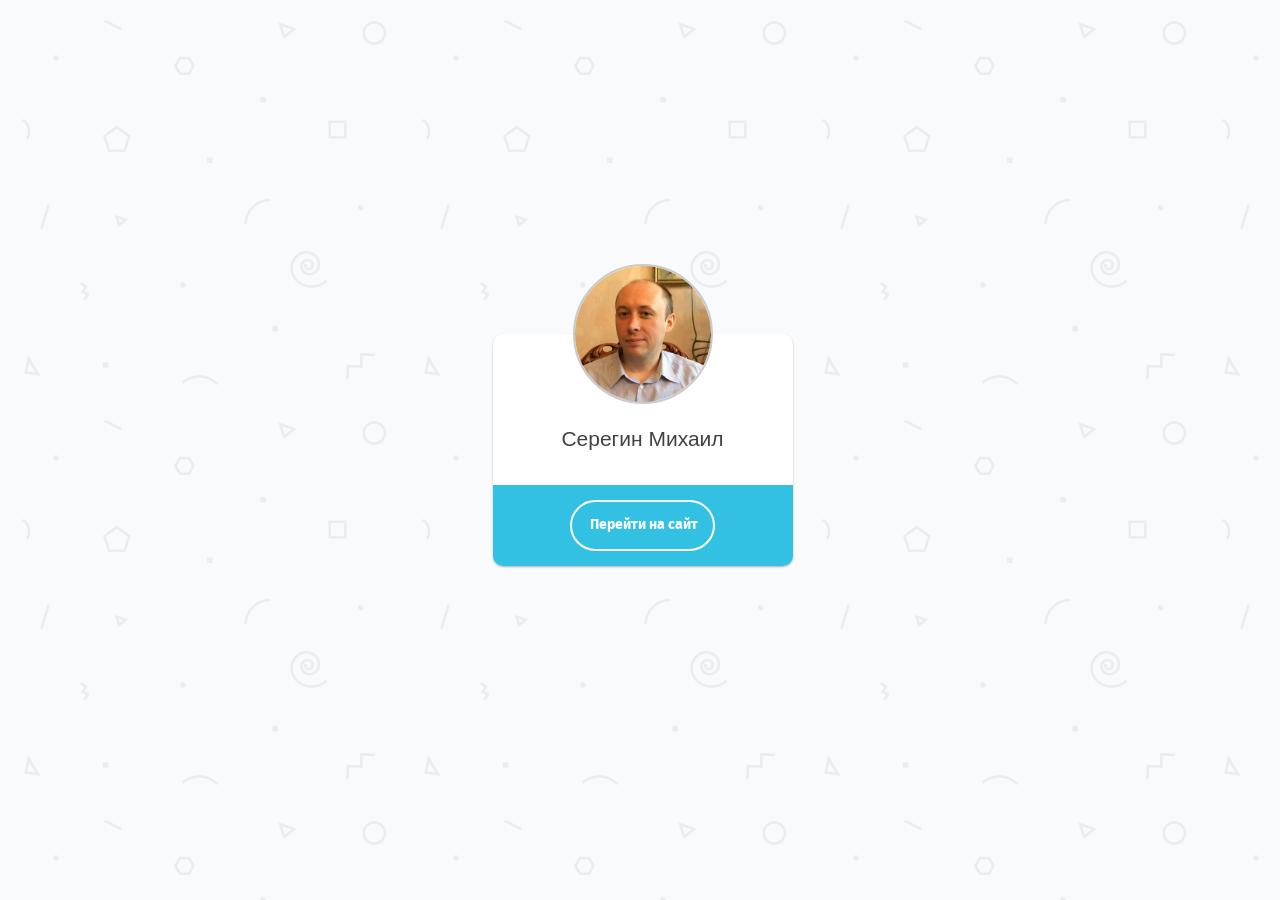
<file: html/index.html>
<!DOCTYPE html>
<html lang="ru-RU">
<head>
    <!--meta-->
    <meta charset="UTF-8">
    <meta http-equiv="x-ua-compatible" content="ie=edge">
    <meta name="viewport" content="width=device-width, initial-scale=1">

    <!--title-->
    <title>Обо мне</title>

    <!--stylesheet-->
    <link rel="stylesheet" href="css/main.css">

    <!--Для старых IE-->
    <!--[if lt IE 9]>
    <p class="chromeframe">Похоже, что ты используешь
        устаревший браузер, друг. Пожалуйста, <a href="http://
browsehappy.com/">скачай новый браузер абсолютно
            бесплатно</a> или <a href="http://www.google.com/
chromeframe/?redirect=true">активируй Google Chrome Frame<a></p>
    <![endif]-->
</head>
<body>

<div class="wrapper wrapper__auth">
    <div id="auth" class="auth animated">
        <div class="auth__top">
            <div class="auth__img">
                <img class="auth-img" width="140" height="140" src="img/content/avatar-max.jpg" alt="Мое фото">
            </div>
            <div class="auth__title">
                Серегин Михаил
            </div>
        </div>
        <div class="auth__bottom">
            <div class="button button_index">
                <a href="about.html" class="button__link button__link_index">
                    <i class="button__icon"></i>
                    <span class="button__title button__title_index">Перейти на сайт</span>
                </a>
            </div>
        </div>
    </div>
</div>
<script src="js/main.js"></script>
</body>
</html>
</file>
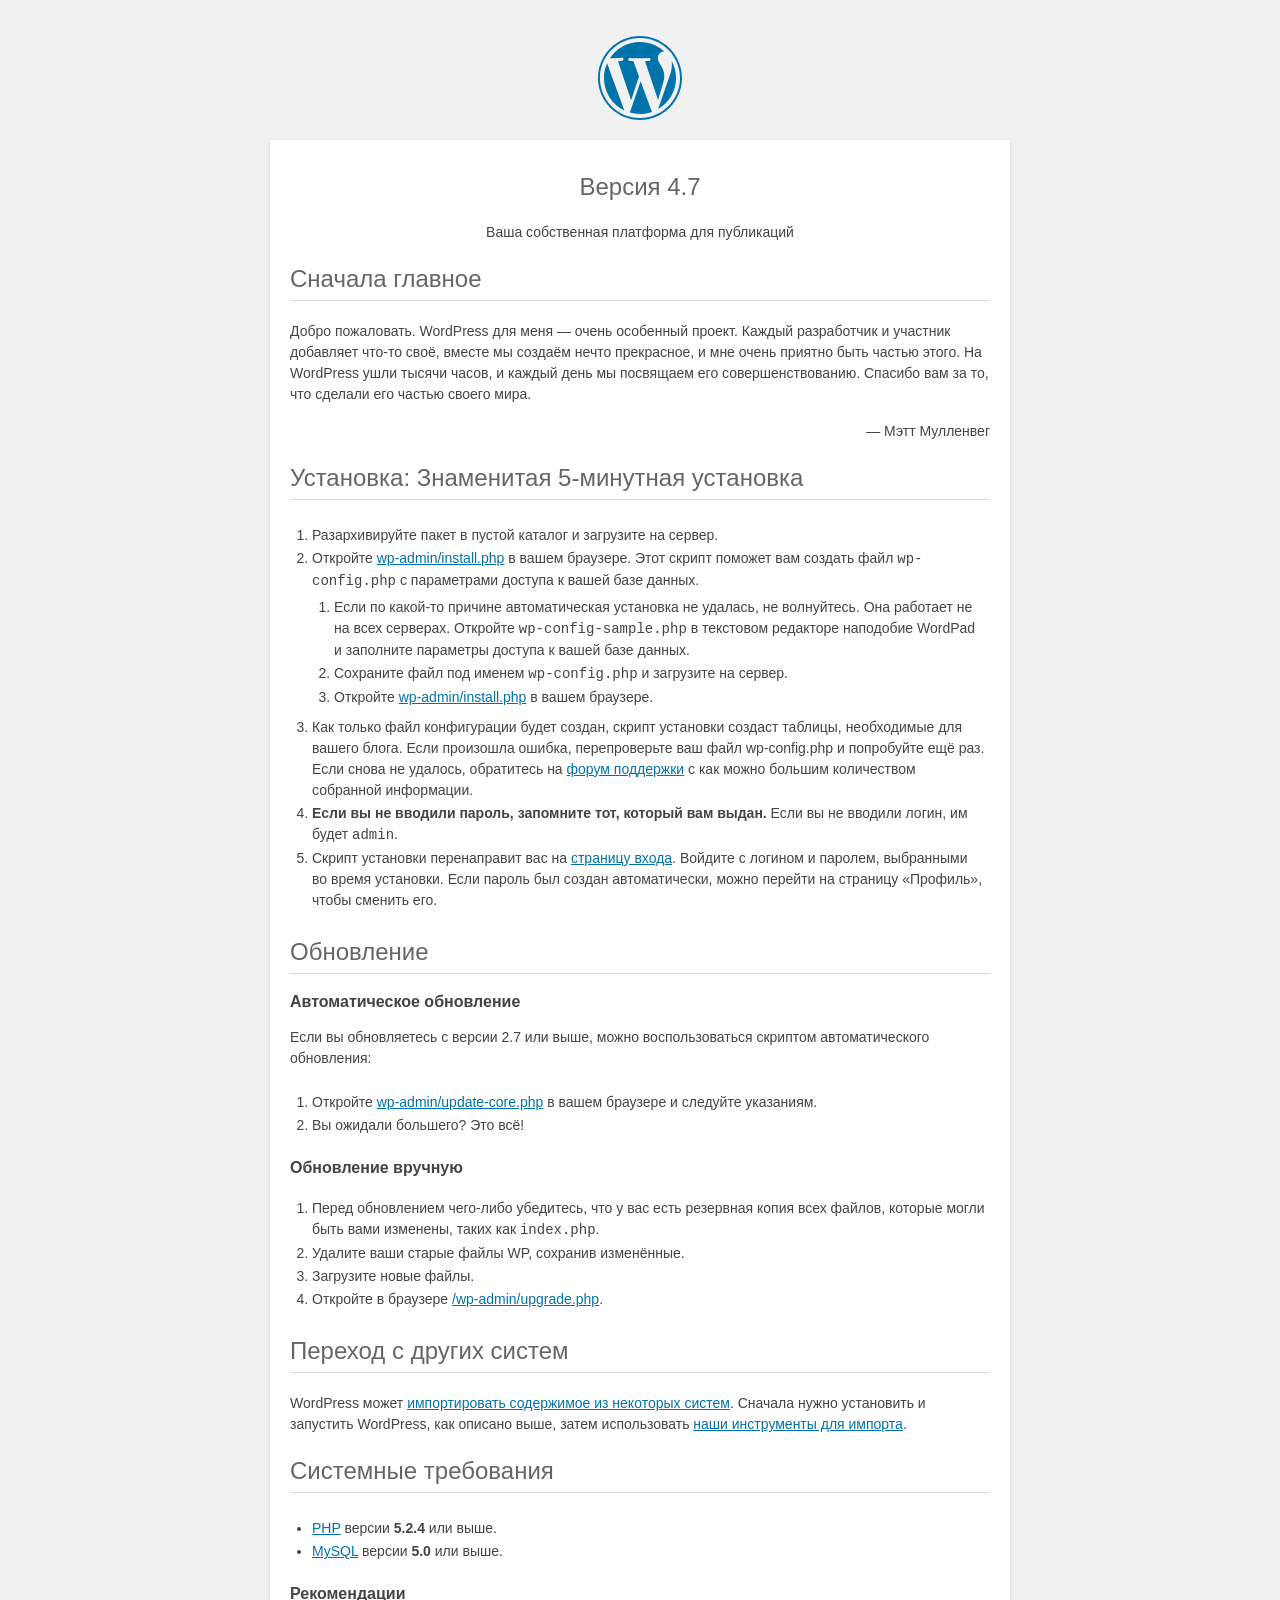
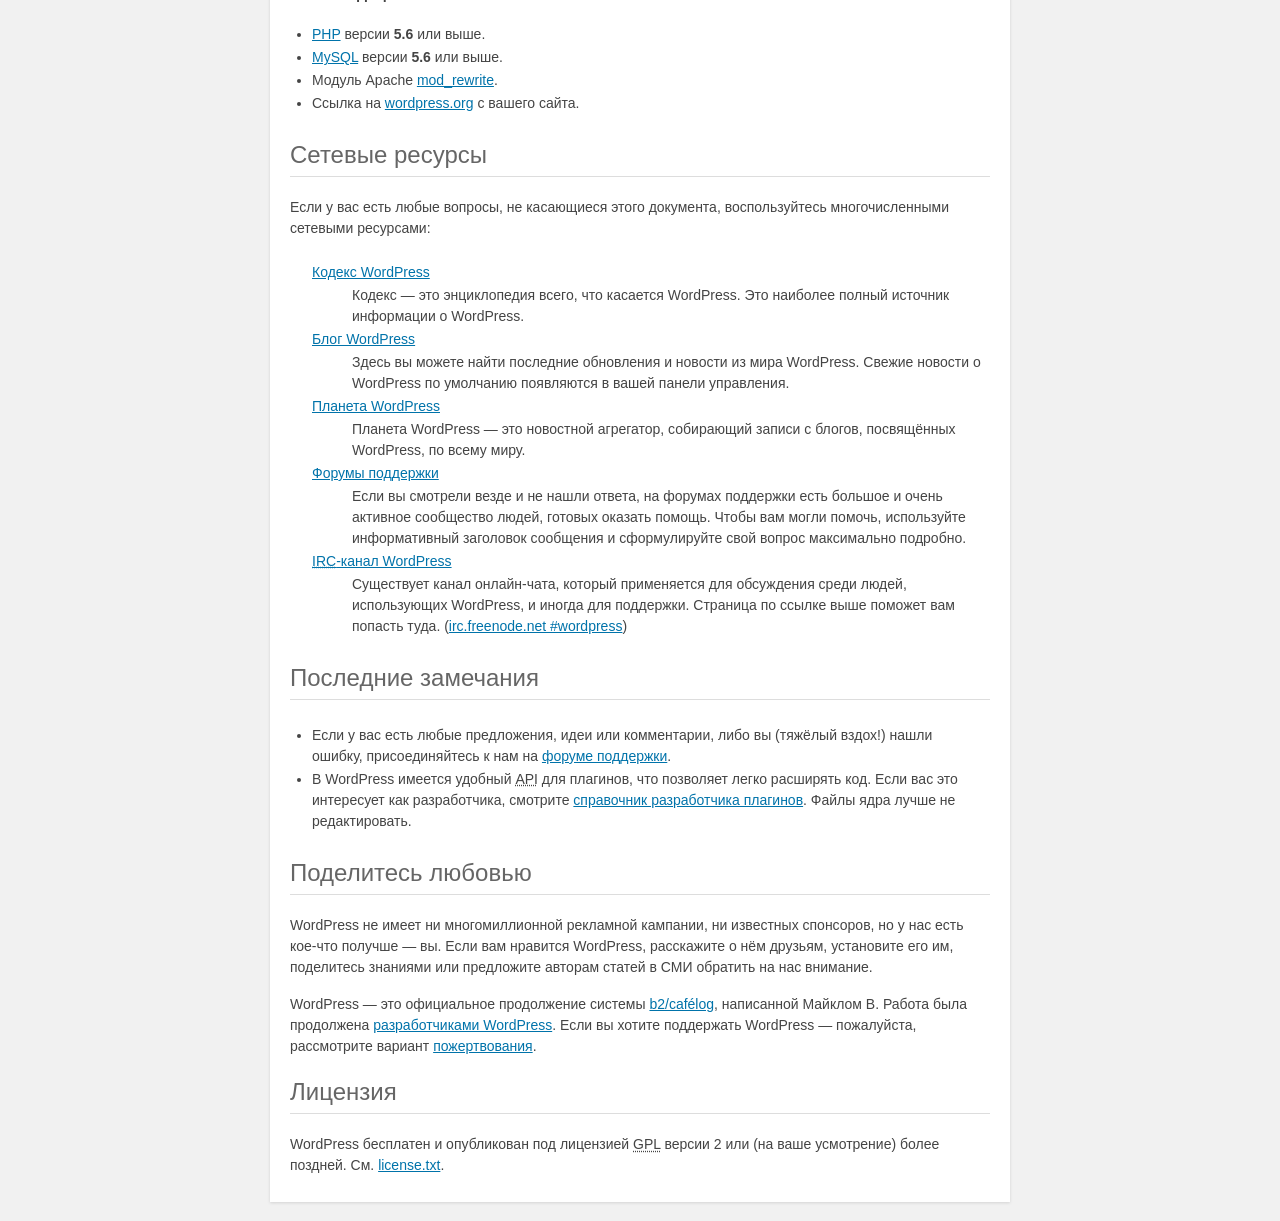
<file: readme.html>
<!DOCTYPE html PUBLIC "-//W3C//DTD XHTML 1.0 Strict//EN" "http://www.w3.org/TR/xhtml1/DTD/xhtml1-strict.dtd">
<html xmlns="http://www.w3.org/1999/xhtml">
<head>
	<meta name="viewport" content="width=device-width" />
	<meta http-equiv="Content-Type" content="text/html; charset=utf-8" />
	<title>WordPress &#8250; ReadMe</title>
	<link rel="stylesheet" href="wp-admin/css/install.css?ver=20100228" type="text/css" />
</head>
<body>
<h1 id="logo">
	<a href="https://wordpress.org/"><img alt="WordPress" src="wp-admin/images/wordpress-logo.png" /></a>
	<br /> Версия 4.7
</h1>
<p style="text-align: center">Ваша собственная платформа для публикаций</p>

<h2>Сначала главное</h2>
<p>Добро пожаловать. WordPress для меня &#8212; очень особенный проект. Каждый разработчик и участник добавляет что-то своё, вместе мы создаём нечто прекрасное, и мне очень приятно быть частью этого. На WordPress ушли тысячи часов, и каждый день мы посвящаем его совершенствованию. Спасибо вам за то, что сделали его частью своего мира.</p>
<p style="text-align: right">&#8212; Мэтт Мулленвег</p>

<h2>Установка: Знаменитая 5-минутная установка</h2>
<ol>
	<li>Разархивируйте пакет в пустой каталог и загрузите на сервер.</li>
	<li>Откройте <span class="file"><a href="wp-admin/install.php">wp-admin/install.php</a></span> в вашем браузере. Этот скрипт поможет вам создать файл <code>wp-config.php</code> с параметрами доступа к вашей базе данных.
		<ol>
			<li>Если по какой-то причине автоматическая установка не удалась, не волнуйтесь. Она работает не на всех серверах. Откройте <code>wp-config-sample.php</code> в текстовом редакторе наподобие WordPad и заполните параметры доступа к вашей базе данных.</li>
			<li>Сохраните файл под именем <code>wp-config.php</code> и загрузите на сервер.</li>
			<li>Откройте <span class="file"><a href="wp-admin/install.php">wp-admin/install.php</a></span> в вашем браузере.</li>
		</ol>
	</li>
	<li>Как только файл конфигурации будет создан, скрипт установки создаст таблицы, необходимые для вашего блога. Если произошла ошибка, перепроверьте ваш файл <span class="file">wp-config.php</span> и попробуйте ещё раз. Если снова не удалось, обратитесь на <a href="https://ru.forums.wordpress.org/">форум поддержки</a> с как можно большим количеством собранной информации.</li>
	<li><strong>Если вы не вводили пароль, запомните тот, который вам выдан.</strong> Если вы не вводили логин, им будет <code>admin</code>.</li>
	<li> Скрипт установки перенаправит вас на <a href="wp-login.php">страницу входа</a>. Войдите с логином и паролем, выбранными во время установки. Если пароль был создан автоматически, можно перейти на страницу &laquo;Профиль&raquo;, чтобы сменить его.</li>
</ol>

<h2>Обновление</h2>
<h3>Автоматическое обновление</h3>
<p>Если вы обновляетесь с версии 2.7 или выше, можно воспользоваться скриптом автоматического обновления:</p>
<ol>
	<li>Откройте <span class="file"><a href="wp-admin/update-core.php">wp-admin/update-core.php</a></span> в вашем браузере и следуйте указаниям.</li>
	<li>Вы ожидали большего? Это всё!</li>
</ol>

<h3>Обновление вручную</h3>
<ol>
	<li>Перед обновлением чего-либо убедитесь, что у вас есть резервная копия всех файлов, которые могли быть вами изменены, таких как <code>index.php</code>.</li>
	<li>Удалите ваши старые файлы WP, сохранив изменённые.</li>
	<li>Загрузите новые файлы.</li>
	<li>Откройте в браузере <span class="file"><a href="wp-admin/upgrade.php">/wp-admin/upgrade.php</a>.</span></li>
</ol>

<h2>Переход с других систем</h2>
<p>WordPress может <a href="https://codex.wordpress.org/Importing_Content">импортировать содержимое из некоторых систем</a>. Сначала нужно установить и запустить WordPress, как описано выше, затем использовать <a href="wp-admin/import.php" title="Импорт в WordPress">наши инструменты для импорта</a>.</p>

<h2>Системные требования</h2>
<ul>
	<li><a href="https://secure.php.net/">PHP</a> версии <strong>5.2.4</strong> или выше.</li>
	<li><a href="https://www.mysql.com/">MySQL</a> версии <strong>5.0</strong> или выше.</li>
</ul>

<h3>Рекомендации</h3>
<ul>
	<li><a href="https://secure.php.net/">PHP</a> версии <strong>5.6</strong> или выше.</li>
	<li><a href="https://www.mysql.com/">MySQL</a> версии <strong>5.6</strong> или выше.</li>
	<li>Модуль Apache <a href="https://httpd.apache.org/docs/2.2/mod/mod_rewrite.html">mod_rewrite</a>.</li>
	<li>Ссылка на <a href="https://wordpress.org/">wordpress.org</a> c вашего сайта.</li>
</ul>

<h2>Сетевые ресурсы</h2>
<p>Если у вас есть любые вопросы, не касающиеся этого документа, воспользуйтесь многочисленными сетевыми ресурсами:</p>
<dl>
	<dt><a href="https://codex.wordpress.org/Заглавная_страница">Кодекс WordPress</a></dt>
		<dd>Кодекс &#8212; это энциклопедия всего, что касается WordPress. Это наиболее полный источник информации о WordPress.</dd>
	<dt><a href="https://wordpress.org/news/">Блог WordPress</a></dt>
		<dd>Здесь вы можете найти последние обновления и новости из мира WordPress. Свежие новости о WordPress по умолчанию появляются в вашей панели управления.</dd>
	<dt><a href="https://planet.wordpress.org/">Планета WordPress </a></dt>
		<dd>Планета WordPress &#8212; это новостной агрегатор, собирающий записи с блогов, посвящённых WordPress, по всему миру.</dd>
	<dt><a href="https://ru.forums.wordpress.org/">Форумы поддержки</a></dt>
		<dd>Если вы смотрели везде и не нашли ответа, на форумах поддержки есть большое и очень активное сообщество людей, готовых оказать помощь. Чтобы вам могли помочь, используйте информативный заголовок сообщения и сформулируйте свой вопрос максимально подробно.</dd>
	<dt><a href="https://codex.wordpress.org/IRC"><abbr title="Internet Relay Chat">IRC</abbr>-канал WordPress</a></dt>
		<dd>Существует канал онлайн-чата, который применяется для обсуждения среди людей, использующих WordPress, и иногда для поддержки. Страница по ссылке выше поможет вам попасть туда. (<a href="irc://irc.freenode.net/wordpress">irc.freenode.net #wordpress</a>)</dd>
</dl>

<h2>Последние замечания</h2>
<ul>
	<li>Если у вас есть любые предложения, идеи или комментарии, либо вы (тяжёлый вздох!) нашли ошибку, присоединяйтесь к нам на <a href="https://ru.forums.wordpress.org/">форуме поддержки</a>.</li>
	<li>В WordPress имеется удобный <abbr title="application programming interface">API</abbr> для плагинов, что позволяет легко расширять код. Если вас это интересует как разработчика, смотрите <a href="https://developer.wordpress.org/plugins/">справочник разработчика плагинов</a>. Файлы ядра лучше не редактировать.</li>
</ul>

<h2>Поделитесь любовью</h2>
<p>WordPress не имеет ни многомиллионной рекламной кампании, ни известных спонсоров, но у нас есть кое-что получше &#8212; вы. Если вам нравится WordPress, расскажите о нём друзьям, установите его им, поделитесь знаниями или предложите авторам статей в СМИ обратить на нас внимание.</p>

<p>WordPress &#8212; это официальное продолжение системы <a href="http://cafelog.com/">b2/caf&#233;log</a>, написанной Майклом В. Работа была продолжена <a href="https://wordpress.org/about/">разработчиками WordPress</a>. Если вы хотите поддержать WordPress &#8212; пожалуйста, рассмотрите вариант <a href="https://wordpress.org/donate/" title="Пожертвования для WordPress">пожертвования</a>.</p>

<h2>Лицензия</h2>
<p>WordPress бесплатен и опубликован под лицензией <abbr title="GNU General Public License">GPL</abbr> версии 2 или (на ваше усмотрение) более поздней. См. <a href="license.txt">license.txt</a>.</p>

</body>
</html>
</file>
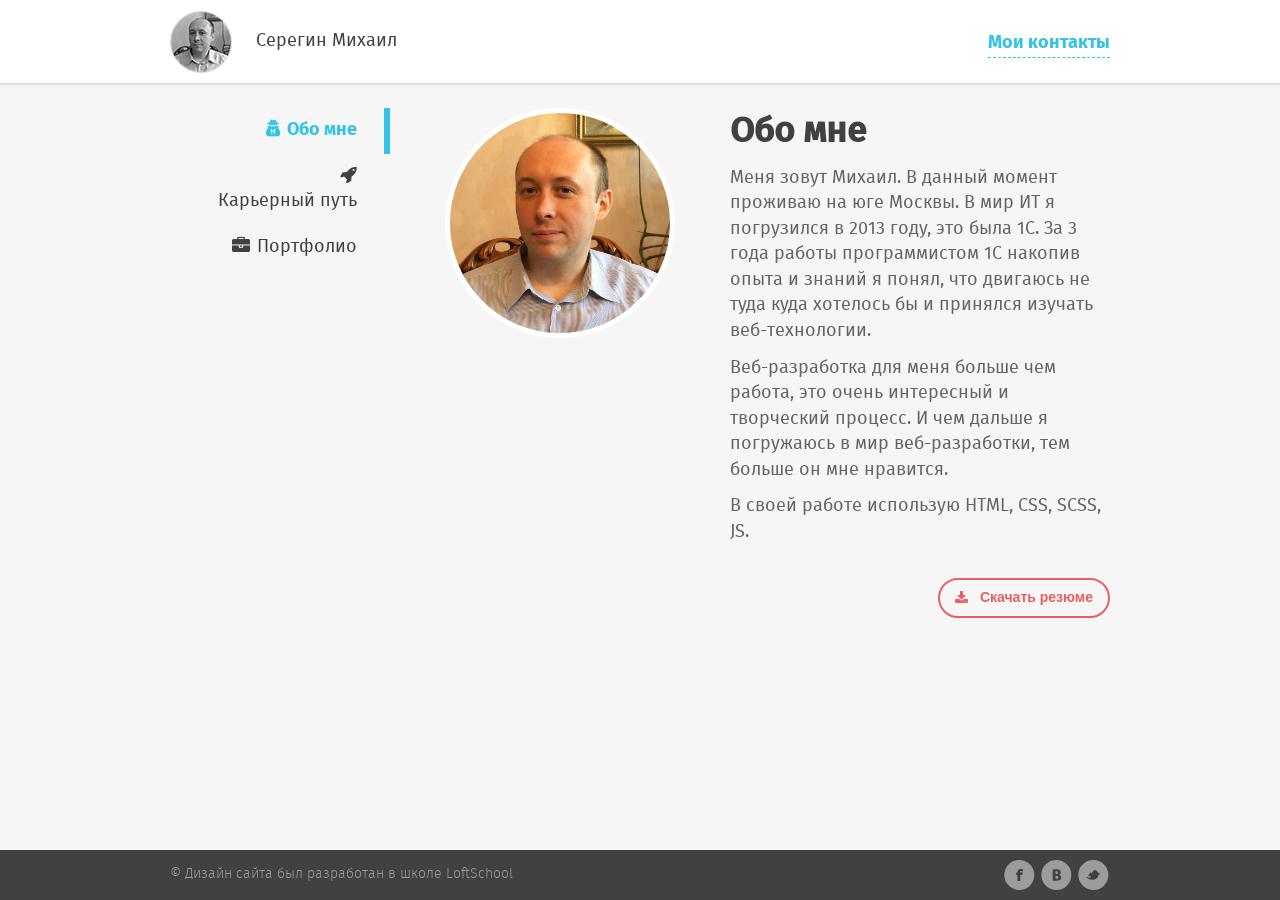
<file: html/about.html>
<!DOCTYPE html>
<html lang="ru-RU">
<head>
    <!--meta-->
    <meta charset="UTF-8">
    <meta http-equiv="x-ua-compatible" content="ie=edge">
    <meta name="viewport" content="width=device-width, initial-scale=1">

    <!--title-->
    <title>Обо мне</title>

    <!--stylesheet-->
    <link rel="stylesheet" href="css/main.css">

    <!--Для старых IE-->
    <!--[if lt IE 9]>
    <p class="chromeframe">Похоже, что ты используешь
        устаревший браузер, друг. Пожалуйста, <a href="http://
browsehappy.com/">скачай новый браузер абсолютно
            бесплатно</a> или <a href="http://www.google.com/
chromeframe/?redirect=true">активируй Google Chrome Frame<a></p>
    <![endif]-->
</head>


<body>
<div class="wrapper">


    <!--header-->
    <header class="header">
        <div class="container clearfix">


            <!--user-->
            <div class="header__left">
                <div class="user header__user">
                    <div class="user__img">
                        <img width="60" height="60" class="avatar-min" src="img/content/avatar-min.jpg"
                             alt="моя аватарка">
                    </div>
                    <div class="user__title">
                        Серегин Михаил
                    </div>
                </div>
            </div>


            <!--contacts-->
            <div class="header__right">
                <div class="contacts header__contacts">
                    <a href="#" class="contacts__link">
                        <div class="contacts__text">Мои контакты</div>
                        <i class="contacts__icon fa fa-phone fa-2x"></i>
                    </a>
                    <div class="contacts__dropdown">
                        <div class="contacts__dropdown-tiangle"></div>
                        <ul class="contacts__list">
                            <li class="contacts__item">
                                <a class="contacts__mail"
                                   href="mailto:79251486565@yandex.ru">
                                    <i class="contacts__dropdown-icon fa fa-envelope"></i>
                                    <div class="contacts__dropdown-text">
                                        79251486565@yandex.ru
                                    </div>
                                </a>
                            </li>
                            <li class="contacts__item">
                                <a class="contacts__phone"
                                   href="tel:+79251486565">
                                    <i class="contacts__dropdown-icon fa fa-phone"></i>
                                    <div class="contacts__dropdown-text">
                                        +7 925 148 65 65
                                    </div>
                                </a>
                            </li>
                            <li class="contacts__item">
                                <a class="contacts__skype"
                                   href="skype:ozimnadius?call">
                                    <i class="contacts__dropdown-icon fa fa-skype"></i>
                                    <div class="contacts__dropdown-text">
                                        ozimnadius
                                    </div>
                                </a>
                            </li>
                        </ul>
                    </div>
                </div>
            </div>


        </div>
    </header>


    <!--main content-->
    <section class="content">
        <div class="container clearfix">


            <!--sidebar-->
            <aside class="sidebar content__sidebar">
                <nav class="menu">
                    <ul class="menu__items">
                        <li class="menu__item">
                            <a class="menu__link menu__link_active" href="about.html">
                                <i class="menu__icon fa fa-user-secret nav__link-icon"></i>
                                <span class="menu__title">Обо мне</span>
                            </a>
                        </li>
                        <li class="menu__item">
                            <a class="menu__link" href="career.html">
                                <i class="menu__icon fa fa-rocket nav__link-icon"></i>
                                <span class="menu__title">Карьерный путь</span>
                            </a>
                        </li>
                        <li class="menu__item">
                            <a class="menu__link" href="portfolio.html">
                                <i class="menu__icon fa fa-briefcase nav__link-icon"></i>
                                <span class="menu__title">Портфолио</span>
                            </a>
                        </li>
                    </ul>
                </nav>
            </aside>


            <!--about-->
            <main class="page-content content__page-content">
                <div class="about">


                    <!--img-->
                    <div class="about__left">
                        <div class="about__img">
                            <img class="avatar-max" src="img/content/avatar-max.jpg" width="220" height="220"
                                 alt="Мое фото">
                        </div>
                    </div>


                    <!--description-->
                    <div class="about__right">
                        <h1 class="title about__title">Обо мне</h1>
                        <div class="desription about__description">
                            <p>Меня зовут Михаил. В данный момент проживаю на юге Москвы. В мир ИТ я погрузился в
                                2013 году, это была 1С. За 3 года работы программистом 1С накопив опыта и знаний
                                я понял, что двигаюсь не туда куда хотелось бы и принялся изучать веб-технологии.
                            </p>
                            <p>
                                Веб-разработка для меня больше чем работа, это очень интересный и творческий
                                процесс. И чем дальше я погружаюсь в мир веб-разработки, тем больше он мне нравится.
                            </p>
                            <p>
                                В своей работе использую HTML, CSS, SCSS, JS.
                            </p>
                        </div>


                        <!--button-->
                        <div class="button about__button">
                            <a href="#" download class="button__link button__link_about">
                                <i class="button__icon fa fa-download"></i>
                                <span class="button__title button__title_about">Скачать резюме</span>
                            </a>
                        </div>


                    </div>


                </div>
            </main>


        </div>
    </section>
</div>


<!--footer-->
<footer class="footer">
    <div class="container clearfix">


        <!--copyright-->
        <div class="footer__left">
            <div class="footer__copyright">
                &copy; Дизайн сайта был разработан в школе LoftSchool
            </div>
        </div>


        <!--socials-->
        <div class="footer__right">
            <div class="socials">
                <ul class="socials__items">
                    <li class="socials__item ">
                        <a href="https://www.facebook.com/seregin.mikle"
                           class="socials__link socials__link_fb" target="_blank">
                            <svg class="socials__icons socials__icons_fb" viewBox="0 0 30.344 30">
                                <use xlink:href="#fb"/>
                            </svg>
                        </a>
                    </li>
                    <li class="socials__item">
                        <a href="https://vk.com/id110042131"
                           class="socials__link socials__link_vk" target="_blank">
                            <svg class="socials__icons socials__icons_vk" viewBox="0 0 30.344 30">
                                <use xlink:href="#vk"/>
                            </svg>
                        </a>
                    </li>
                    <li class="socials__item">
                        <a href="https://twitter.com/SereginMikhail"
                           class="socials__link socials__link_tw" target="_blank">
                            <svg class="socials__icons socials__icons_tw" viewBox="0 0 30.344 30">
                                <use xlink:href="#tw"/>
                            </svg>
                        </a>
                    </li>
                </ul>
            </div>
        </div>


    </div>
</footer>

<!--hidden-svg-->
<svg style="display: none;">
    <g id="tw">
        <path
                d="M717.552,70a15,15,0,1,1-15.171,15A15.087,15.087,0,0,1,717.552,70Zm-6.98,17.04a13.266,13.266,0,0,0,2.625.612A1.491,1.491,0,0,0,714.932,87a0.311,0.311,0,0,0-.084-0.482s-2.942-.324-2.718-0.835c0,0-.014-0.288.392-0.223,0,0,.568-1.031.343-1.162,0,0-.35-0.289-0.07-0.315,0,0,.825.1,1.091,0.17,0,0,.182-0.062.014-0.18a0.9,0.9,0,0,1-.392-0.436s0.1-.223.546-0.039c0,0,.25-0.253.124-0.383,0,0-.378-0.21-0.2-0.38,0,0,.854-1,1.805.58,0,0,.239.3,0.267,0.013,0,0,1.164-3.1,2.691-3.35a0.869,0.869,0,0,0,.588-0.053A0.779,0.779,0,0,1,719.9,79.9a0.229,0.229,0,0,0,.308.079s0.6-.223.421,0.144a2.776,2.776,0,0,1-.787.609c-0.211.012-.168,0.278,0.014,0.3,0,0,2.52.17,2.52,1.926,0,0,.147.417,0.623-0.015a5.333,5.333,0,0,1,.9-0.45s0.2-.118.168,0.158a3.287,3.287,0,0,1-1.051,1.075s-0.322.38,0.14,0.3a2.97,2.97,0,0,0,.66-0.2s0.546-.249.294,0.2a7.216,7.216,0,0,1-1.4.7,0.212,0.212,0,0,0-.168.183s-0.154,4.785-6.571,4.785a7.883,7.883,0,0,1-5.315-2.311S710.25,86.973,710.572,87.039Z"
                transform="translate(-702.375 -70)"/>
    </g>
    <g id="vk">
        <path
                d="M679.1,70a15,15,0,1,1-15.171,15A15.086,15.086,0,0,1,679.1,70Zm2.8,14.671V84.607a2.373,2.373,0,0,0,1.468-2.421A2.739,2.739,0,0,0,681,79.471c-0.3-.044-3.507-0.1-4.766-0.1a0.865,0.865,0,0,0-.936.983V89.7a1.024,1.024,0,0,0,.936.927h3.343c-0.894,0,4.443.265,4.262-3.281A2.774,2.774,0,0,0,681.9,84.67Zm-2.659-.685c-0.477.025-1.088,0.077-1.088,0.077V81.249s0.284-.02.948,0a1.216,1.216,0,0,1,1.4,1.437A1.253,1.253,0,0,1,679.238,83.985Zm0.334,4.764H678.15V85.937s0.864-.014,1.422,0A1.382,1.382,0,0,1,681,87.343,1.346,1.346,0,0,1,679.572,88.749Z"
                transform="translate(-663.938 -70)"/>
    </g>
    <g id="fb">
        <path
                d="M641.171,70A15,15,0,1,1,626,85,15.086,15.086,0,0,1,641.171,70Zm-3.314,14.9h1.272v6.2h2.823v-6.2h1.994l0.542-2.3h-2.653a1.714,1.714,0,0,1,.186-1.316,1.553,1.553,0,0,1,1.033-.325,2.8,2.8,0,0,1,1.333.5l0.572-2.029a8.308,8.308,0,0,0-2.36-.519,4.283,4.283,0,0,0-2,.4,2.278,2.278,0,0,0-1.069,1.17,3.829,3.829,0,0,0-.327,1.814v0.3H637.9Z"
                transform="translate(-626 -70)"/>
    </g>
</svg>
</body>
</html>
</file>
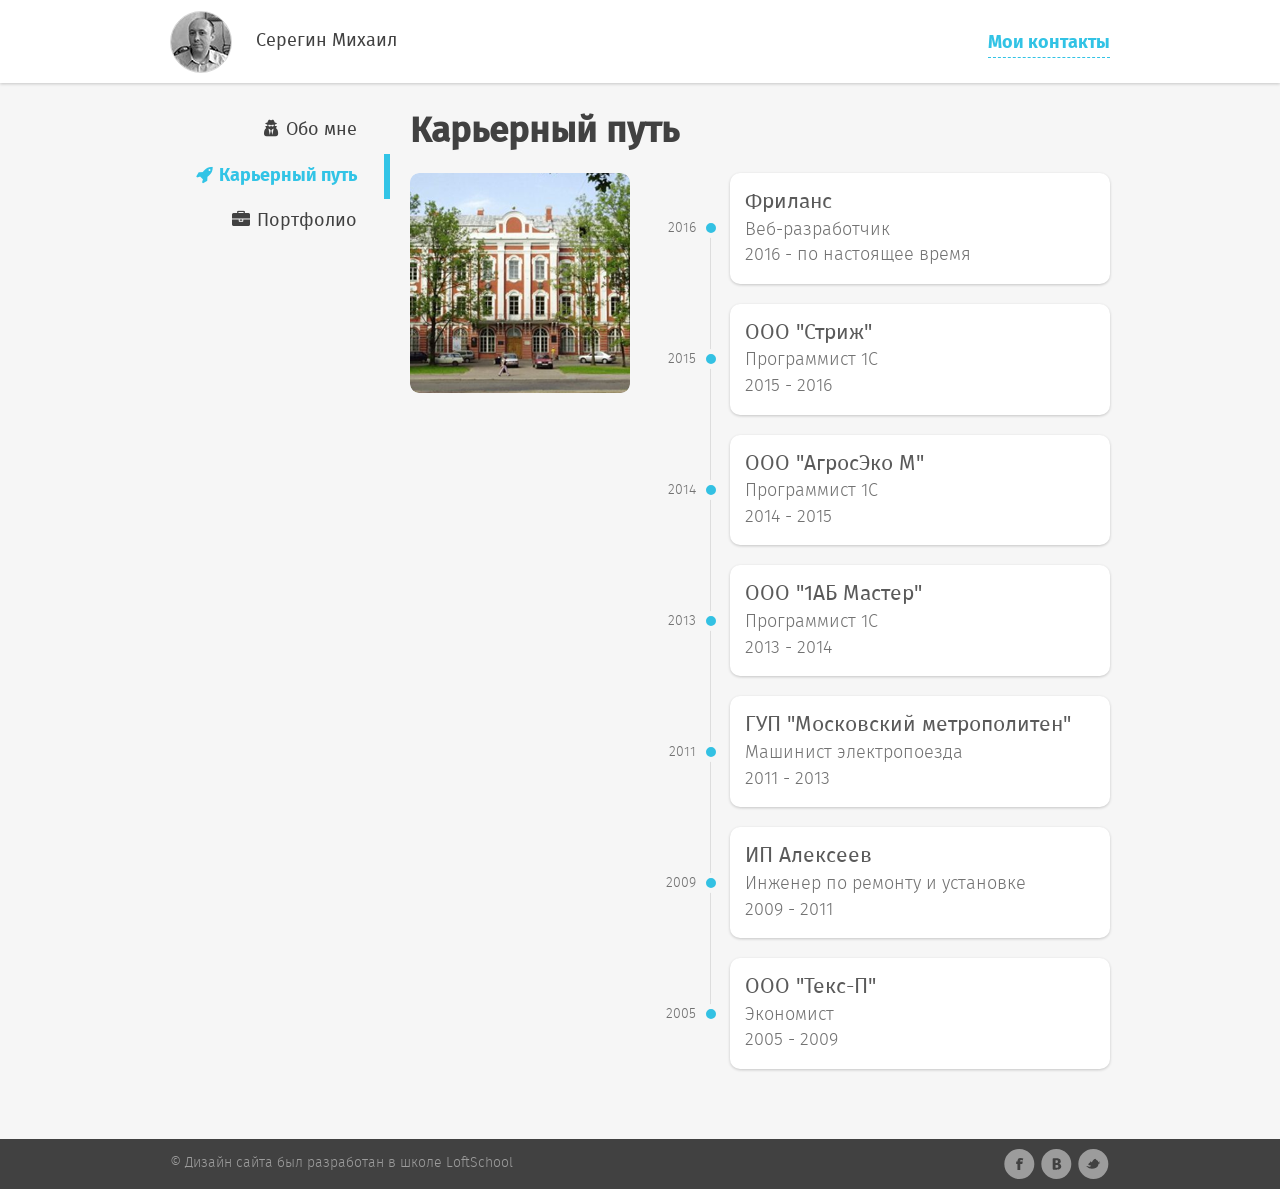
<file: html/career.html>
<!DOCTYPE html>
<html lang="ru-RU">
<head>
    <!--meta-->
    <meta charset="UTF-8">
    <meta http-equiv="x-ua-compatible" content="ie=edge">
    <meta name="viewport" content="width=device-width, initial-scale=1">

    <!--title-->
    <title>Карьера</title>

    <!--stylesheet-->
    <link rel="stylesheet" href="css/main.css">

    <!--Для старых IE-->
    <!--[if lt IE 9]>
    <p class="chromeframe">Похоже, что ты используешь
        устаревший браузер, друг. Пожалуйста, <a href="http://
browsehappy.com/">скачай новый браузер абсолютно
            бесплатно</a> или <a href="http://www.google.com/
chromeframe/?redirect=true">активируй Google Chrome Frame<a></p>
    <![endif]-->
</head>


<body>
<div class="wrapper">


    <!--header-->
    <header class="header">
        <div class="container clearfix">


            <!--user-->
            <div class="header__left">
                <div class="user header__user">
                    <div class="user__img">
                        <img width="63" height="63" class="avatar-min" src="img/content/avatar-min.jpg"
                             alt="моя аватарка">
                    </div>
                    <div class="user__title">
                        Серегин Михаил
                    </div>
                </div>
            </div>


            <!--contacts-->
            <div class="header__right">
                <div class="contacts header__contacts">
                    <a href="#" class="contacts__link">
                        <div class="contacts__text">Мои контакты</div>
                        <i class="contacts__icon fa fa-phone fa-2x"></i>
                    </a>
                    <div class="contacts__dropdown">
                        <div class="contacts__dropdown-tiangle"></div>
                        <ul class="contacts__list">
                            <li class="contacts__item">
                                <a class="contacts__mail"
                                   href="mailto:79251486565@yandex.ru">
                                    <i class="contacts__dropdown-icon fa fa-envelope"></i>
                                    <div class="contacts__dropdown-text">
                                        79251486565@yandex.ru
                                    </div>
                                </a>
                            </li>
                            <li class="contacts__item">
                                <a class="contacts__phone"
                                   href="tel:+79251486565">
                                    <i class="contacts__dropdown-icon fa fa-phone"></i>
                                    <div class="contacts__dropdown-text">
                                        +7 925 148 65 65
                                    </div>
                                </a>
                            </li>
                            <li class="contacts__item">
                                <a class="contacts__skype"
                                   href="skype:ozimnadius?call">
                                    <i class="contacts__dropdown-icon fa fa-skype"></i>
                                    <div class="contacts__dropdown-text">
                                        ozimnadius
                                    </div>
                                </a>
                            </li>
                        </ul>
                    </div>
                </div>
            </div>


        </div>
    </header>


    <!--main content-->
    <section class="content">
        <div class="container clearfix">


            <!--sidebar-->
            <aside class="sidebar content__sidebar">
                <nav class="menu">
                    <ul class="menu__items">
                        <li class="menu__item">
                            <a class="menu__link" href="about.html">
                                <i class="menu__icon fa fa-user-secret nav__link-icon"></i>
                                <span class="menu__title">Обо мне</span>
                            </a>
                        </li>
                        <li class="menu__item">
                            <a class="menu__link menu__link_active" href="career.html">
                                <i class="menu__icon fa fa-rocket nav__link-icon"></i>
                                <span class="menu__title">Карьерный путь</span>
                            </a>
                        </li>
                        <li class="menu__item">
                            <a class="menu__link" href="portfolio.html">
                                <i class="menu__icon fa fa-briefcase nav__link-icon"></i>
                                <span class="menu__title">Портфолио</span>
                            </a>
                        </li>
                    </ul>
                </nav>
            </aside>


            <!--career-->
            <main class="page-content content__page-content">
                <div class="career">


                    <!--career-top-->
                    <div class="career__top">
                        <h1 class="title career__title">Карьерный путь</h1>
                    </div>

                    <!--img-->
                    <div class="career__left">
                        <div class="career__img">
                            <img class="career-foto" src="img/content/career-foto.png" width="220" height="220"
                                 alt="фото">
                        </div>
                    </div>

                    <!--description-->
                    <div class="career__right">
                        <ul class="career__list">
                            <li class="career__item">
                                <div class="career__block">
                                    <div class="career__job">Фриланс</div>
                                    <div class="career__profession">Веб-разработчик</div>
                                    <div class="career__period">2016 - по настоящее время</div>
                                    <div class="career__date">2016</div>
                                </div>
                            </li>
                            <li class="career__item">
                                <a class="career__link" href="http://strizh-logistic.ru/" target="_blank">
                                    <div class="career__block">
                                        <div class="career__job">ООО "Стриж"</div>
                                        <div class="career__profession">Программист 1С</div>
                                        <div class="career__period">2015 - 2016</div>
                                        <div class="career__date">2015</div>
                                    </div>
                                </a>
                            </li>
                            <li class="career__item">
                                <div class="career__block">
                                    <div class="career__job">ООО "АгросЭко М"</div>
                                    <div class="career__profession">Программист 1С</div>
                                    <div class="career__period">2014 - 2015</div>
                                    <div class="career__date">2014</div>
                                </div>
                            </li>
                            <li class="career__item">
                                <a class="career__link" href="https://www.1ab.ru/" target="_blank">
                                    <div class="career__block">
                                        <div class="career__job">ООО "1АБ Мастер"</div>
                                        <div class="career__profession">Программист 1С</div>
                                        <div class="career__period">2013 - 2014</div>
                                        <div class="career__date">2013</div>
                                    </div>
                                </a>
                            </li>
                            <li class="career__item">
                                <a class="career__link" href="http://mosmetro.ru/" target="_blank">
                                    <div class="career__block">
                                        <div class="career__job">ГУП "Московский метрополитен"</div>
                                        <div class="career__profession">Машинист электропоезда</div>
                                        <div class="career__period">2011 - 2013</div>
                                        <div class="career__date">2011</div>
                                    </div>
                                </a>
                            </li>
                            <li class="career__item">
                                <a class="career__link" href="http://resetters.com/" target="_blank">
                                    <div class="career__block">
                                        <div class="career__job">ИП Алексеев</div>
                                        <div class="career__profession">Инженер по ремонту и установке</div>
                                        <div class="career__period">2009 - 2011</div>
                                        <div class="career__date">2009</div>
                                    </div>
                                </a>
                            </li>
                            <li class="career__item">
                                <a class="career__link" href="http://skteks.ru/" target="_blank">
                                    <div class="career__block">
                                        <div class="career__job">ООО "Текс-П"</div>
                                        <div class="career__profession">Экономист</div>
                                        <div class="career__period">2005 - 2009</div>
                                        <div class="career__date">2005</div>
                                    </div>
                                </a>
                            </li>
                        </ul>
                    </div>


                </div>
            </main>


        </div>
    </section>
</div>


<!--footer-->
<footer class="footer">
    <div class="container clearfix footer__container">

        <!--copyright-->
        <div class="footer__left">
            <div class="footer__copyright">
                &copy; Дизайн сайта был разработан в школе LoftSchool
            </div>
        </div>


        <!--socials-->
        <div class="footer__right">
            <div class="socials">
                <ul class="socials__items">
                    <li class="socials__item ">
                        <a href="https://www.facebook.com/seregin.mikle"
                           class="socials__link socials__link_fb" target="_blank">
                            <svg class="socials__icons socials__icons_fb" viewBox="0 0 30.344 30">
                                <use xlink:href="#fb"/>
                            </svg>
                        </a>
                    </li>
                    <li class="socials__item">
                        <a href="https://vk.com/id110042131"
                           class="socials__link socials__link_vk" target="_blank">
                            <svg class="socials__icons socials__icons_vk" viewBox="0 0 30.344 30">
                                <use xlink:href="#vk"/>
                            </svg>
                        </a>
                    </li>
                    <li class="socials__item">
                        <a href="https://twitter.com/SereginMikhail"
                           class="socials__link socials__link_tw" target="_blank">
                            <svg class="socials__icons socials__icons_tw" viewBox="0 0 30.344 30">
                                <use xlink:href="#tw"/>
                            </svg>
                        </a>
                    </li>
                </ul>
            </div>
        </div>


    </div>
</footer>

<!--hidden-svg-->
<svg style="display: none;">
    <g id="tw">
        <path
                d="M717.552,70a15,15,0,1,1-15.171,15A15.087,15.087,0,0,1,717.552,70Zm-6.98,17.04a13.266,13.266,0,0,0,2.625.612A1.491,1.491,0,0,0,714.932,87a0.311,0.311,0,0,0-.084-0.482s-2.942-.324-2.718-0.835c0,0-.014-0.288.392-0.223,0,0,.568-1.031.343-1.162,0,0-.35-0.289-0.07-0.315,0,0,.825.1,1.091,0.17,0,0,.182-0.062.014-0.18a0.9,0.9,0,0,1-.392-0.436s0.1-.223.546-0.039c0,0,.25-0.253.124-0.383,0,0-.378-0.21-0.2-0.38,0,0,.854-1,1.805.58,0,0,.239.3,0.267,0.013,0,0,1.164-3.1,2.691-3.35a0.869,0.869,0,0,0,.588-0.053A0.779,0.779,0,0,1,719.9,79.9a0.229,0.229,0,0,0,.308.079s0.6-.223.421,0.144a2.776,2.776,0,0,1-.787.609c-0.211.012-.168,0.278,0.014,0.3,0,0,2.52.17,2.52,1.926,0,0,.147.417,0.623-0.015a5.333,5.333,0,0,1,.9-0.45s0.2-.118.168,0.158a3.287,3.287,0,0,1-1.051,1.075s-0.322.38,0.14,0.3a2.97,2.97,0,0,0,.66-0.2s0.546-.249.294,0.2a7.216,7.216,0,0,1-1.4.7,0.212,0.212,0,0,0-.168.183s-0.154,4.785-6.571,4.785a7.883,7.883,0,0,1-5.315-2.311S710.25,86.973,710.572,87.039Z"
                transform="translate(-702.375 -70)"/>
    </g>
    <g id="vk">
        <path
                d="M679.1,70a15,15,0,1,1-15.171,15A15.086,15.086,0,0,1,679.1,70Zm2.8,14.671V84.607a2.373,2.373,0,0,0,1.468-2.421A2.739,2.739,0,0,0,681,79.471c-0.3-.044-3.507-0.1-4.766-0.1a0.865,0.865,0,0,0-.936.983V89.7a1.024,1.024,0,0,0,.936.927h3.343c-0.894,0,4.443.265,4.262-3.281A2.774,2.774,0,0,0,681.9,84.67Zm-2.659-.685c-0.477.025-1.088,0.077-1.088,0.077V81.249s0.284-.02.948,0a1.216,1.216,0,0,1,1.4,1.437A1.253,1.253,0,0,1,679.238,83.985Zm0.334,4.764H678.15V85.937s0.864-.014,1.422,0A1.382,1.382,0,0,1,681,87.343,1.346,1.346,0,0,1,679.572,88.749Z"
                transform="translate(-663.938 -70)"/>
    </g>
    <g id="fb">
        <path
                d="M641.171,70A15,15,0,1,1,626,85,15.086,15.086,0,0,1,641.171,70Zm-3.314,14.9h1.272v6.2h2.823v-6.2h1.994l0.542-2.3h-2.653a1.714,1.714,0,0,1,.186-1.316,1.553,1.553,0,0,1,1.033-.325,2.8,2.8,0,0,1,1.333.5l0.572-2.029a8.308,8.308,0,0,0-2.36-.519,4.283,4.283,0,0,0-2,.4,2.278,2.278,0,0,0-1.069,1.17,3.829,3.829,0,0,0-.327,1.814v0.3H637.9Z"
                transform="translate(-626 -70)"/>
    </g>
</svg>
</body>
</html>
</file>
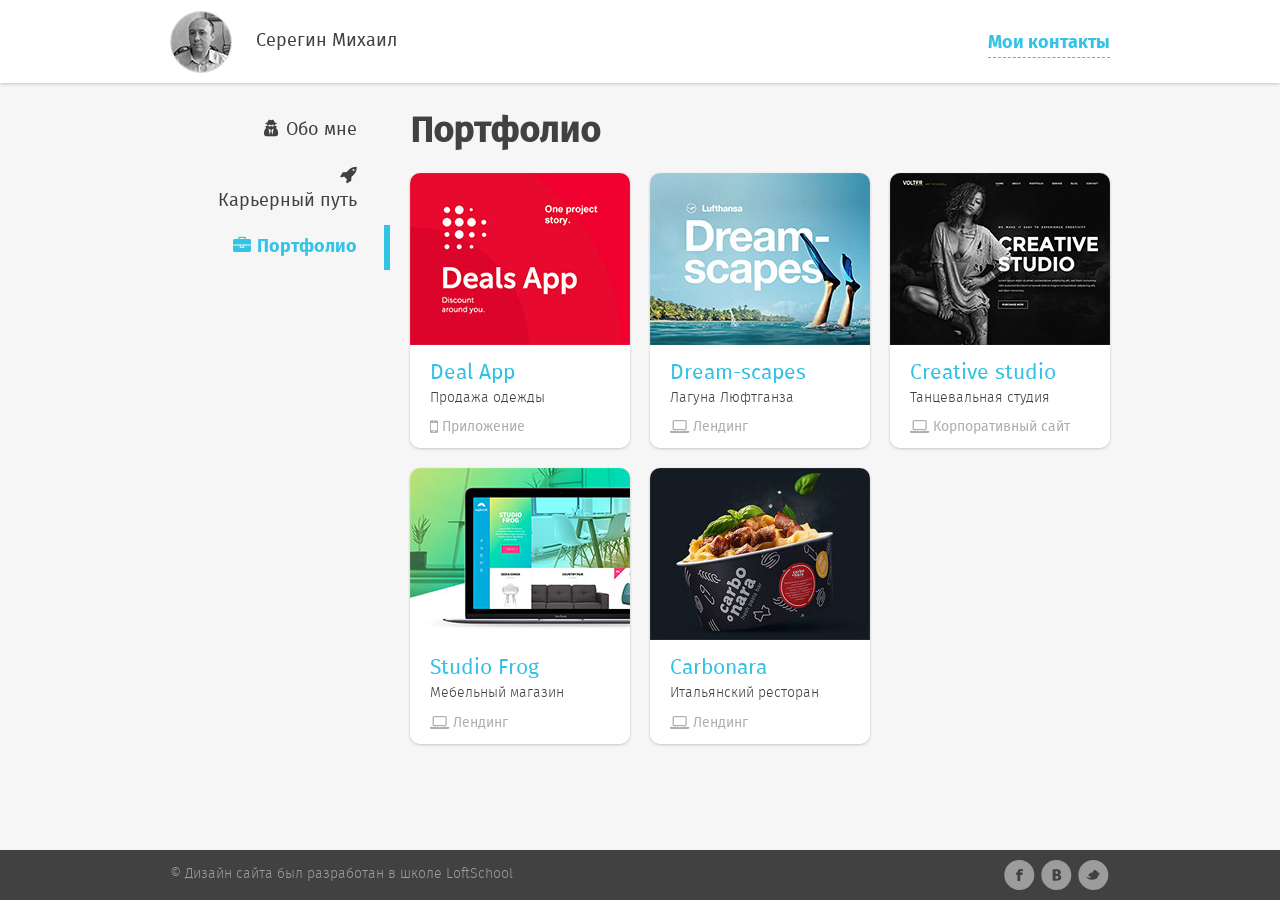
<file: html/portfolio.html>
<!DOCTYPE html>
<html lang="ru-RU">
<head>
    <!--meta-->
    <meta charset="UTF-8">
    <meta http-equiv="x-ua-compatible" content="ie=edge">
    <meta name="viewport" content="width=device-width, initial-scale=1">

    <!--title-->
    <title>Портфолио</title>

    <!--stylesheet-->
    <link rel="stylesheet" href="css/main.css">

    <!--Для старых IE-->
    <!--[if lt IE 9]>
    <p class="chromeframe">Похоже, что ты используешь
        устаревший браузер, друг. Пожалуйста, <a href="http://
browsehappy.com/">скачай новый браузер абсолютно
            бесплатно</a> или <a href="http://www.google.com/
chromeframe/?redirect=true">активируй Google Chrome Frame<a></p>
    <![endif]-->
</head>


<body>
<div class="wrapper">


    <!--header-->
    <header class="header">
        <div class="container clearfix">


            <!--user-->
            <div class="header__left">
                <div class="user header__user">
                    <div class="user__img">
                        <img width="60" height="60" class="avatar-min" src="img/content/avatar-min.jpg"
                             alt="моя аватарка">
                    </div>
                    <div class="user__title">
                        Серегин Михаил
                    </div>
                </div>
            </div>


            <!--contacts-->
            <div class="header__right">
                <div class="contacts header__contacts">
                    <a href="#" class="contacts__link">
                        <div class="contacts__text">Мои контакты</div>
                        <i class="contacts__icon fa fa-phone fa-2x"></i>
                    </a>
                    <div class="contacts__dropdown">
                        <div class="contacts__dropdown-tiangle"></div>
                        <ul class="contacts__list">
                            <li class="contacts__item">
                                <a class="contacts__mail"
                                   href="mailto:79251486565@yandex.ru">
                                    <i class="contacts__dropdown-icon fa fa-envelope"></i>
                                    <div class="contacts__dropdown-text">
                                        79251486565@yandex.ru
                                    </div>
                                </a>
                            </li>
                            <li class="contacts__item">
                                <a class="contacts__phone"
                                   href="tel:+79251486565">
                                    <i class="contacts__dropdown-icon fa fa-phone"></i>
                                    <div class="contacts__dropdown-text">
                                        +7 925 148 65 65
                                    </div>
                                </a>
                            </li>
                            <li class="contacts__item">
                                <a class="contacts__skype"
                                   href="skype:ozimnadius?call">
                                    <i class="contacts__dropdown-icon fa fa-skype"></i>
                                    <div class="contacts__dropdown-text">
                                        ozimnadius
                                    </div>
                                </a>
                            </li>
                        </ul>
                    </div>
                </div>
            </div>


        </div>
    </header>


    <!--main content-->
    <section class="content">
        <div class="container clearfix">


            <!--sidebar-->
            <aside class="sidebar content__sidebar">
                <nav class="menu">
                    <ul class="menu__items">
                        <li class="menu__item">
                            <a class="menu__link" href="about.html">
                                <i class="menu__icon fa fa-user-secret nav__link-icon"></i>
                                <span class="menu__title">Обо мне</span>
                            </a>
                        </li>
                        <li class="menu__item">
                            <a class="menu__link" href="career.html">
                                <i class="menu__icon fa fa-rocket nav__link-icon"></i>
                                <span class="menu__title">Карьерный путь</span>
                            </a>
                        </li>
                        <li class="menu__item">
                            <a class="menu__link menu__link_active" href="portfolio.html">
                                <i class="menu__icon fa fa-briefcase nav__link-icon"></i>
                                <span class="menu__title">Портфолио</span>
                            </a>
                        </li>
                    </ul>
                </nav>
            </aside>


            <!--portfolio-->
            <main class="page-content content__page-content">
                <div class="portfolio">


                    <!--potfolio-title-->
                    <h1 class="title portfolio__title">Портфолио</h1>


                    <!--portfolio-list-->
                    <ul class="portfolio__list">
                        <li class="portfolio__item">
                            <a href="#" class="portfolio__link">
                                <div class="portfolio__img">
                                    <img class="portfolio-img" src="img/content/app.jpg" alt="">
                                </div>
                                <div class="portfolio__desc">
                                    <div class="portfolio__item-title">
                                        Deal App
                                    </div>
                                    <div class="portfolio__item-desc">
                                        Продажа одежды
                                    </div>
                                    <div class="portfolio__type">
                                        <i class="portfolio__type-icon fa fa-mobile-phone"></i>
                                        <div class="portfolio__type-desc">Приложение</div>
                                    </div>
                                </div>
                            </a>
                        </li>
                        <li class="portfolio__item">
                            <a href="#" class="portfolio__link ">
                                <div class="portfolio__img">
                                    <img class="portfolio-img" src="img/content/scapes.jpg" alt="">
                                </div>
                                <div class="portfolio__desc">
                                    <div class="portfolio__item-title">
                                        Dream-scapes
                                    </div>
                                    <div class="portfolio__item-desc">
                                        Лагуна Люфтганза
                                    </div>
                                    <div class="potfolio__type">
                                        <i class="portfolio__type-icon fa fa-laptop"></i>
                                        <div class="portfolio__type-desc">Лендинг</div>
                                    </div>
                                </div>
                            </a>
                        </li>
                        <li class="portfolio__item">
                            <a href="#" class="portfolio__link">
                                <div class="portfolio__img">
                                    <img class="portfolio-img" src="img/content/studio.jpg" alt="">
                                </div>
                                <div class="portfolio__desc">
                                    <div class="portfolio__item-title">
                                        Creative studio
                                    </div>
                                    <div class="portfolio__item-desc">
                                        Танцевальная студия
                                    </div>
                                    <div class="portfolio__type">
                                        <i class="portfolio__type-icon fa fa-laptop"></i>
                                        <div class="portfolio__type-desc">Корпоративный сайт</div>
                                    </div>
                                </div>
                            </a>
                        </li>
                        <li class="portfolio__item">
                            <a href="#" class="portfolio__link">
                                <div class="portfolio__img">
                                    <img class="portfolio-img" src="img/content/frog.jpg" alt="">
                                </div>
                                <div class="portfolio__desc">
                                    <div class="portfolio__item-title">
                                        Studio Frog
                                    </div>
                                    <div class="portfolio__item-desc">
                                        Мебельный магазин
                                    </div>
                                    <div class="portfolio__type">
                                        <i class="portfolio__type-icon fa fa-laptop"></i>
                                        <div class="portfolio__type-desc">Лендинг</div>
                                    </div>
                                </div>
                            </a>
                        </li>
                        <li class="portfolio__item">
                            <a href="#" class="portfolio__link">
                                <div class="portfolio__img">
                                    <img class="portfolio-img" src="img/content/carbonara.jpg" alt="">
                                </div>
                                <div class="portfolio__desc">
                                    <div class="portfolio__item-title">
                                        Carbonara
                                    </div>
                                    <div class="portfolio__item-desc">
                                        Итальянский ресторан
                                    </div>
                                    <div class="portfolio__type">
                                        <i class="portfolio__type-icon fa fa-laptop"></i>
                                        <div class="portfolio__type-desc">Лендинг</div>
                                    </div>
                                </div>
                            </a>
                        </li>
                    </ul>
                </div>
            </main>


        </div>
    </section>
</div>


<!--footer-->
<footer class="footer">
    <div class="container clearfix">

        <!--copyright-->
        <div class="footer__left">
            <div class="footer__copyright">
                &copy; Дизайн сайта был разработан в школе LoftSchool
            </div>
        </div>


        <!--socials-->
        <div class="footer__right">
            <div class="socials">
                <ul class="socials__items">
                    <li class="socials__item ">
                        <a href="https://www.facebook.com/seregin.mikle"
                           class="socials__link socials__link_fb" target="_blank">
                            <svg class="socials__icons socials__icons_fb" viewBox="0 0 30.344 30">
                                <use xlink:href="#fb"/>
                            </svg>
                        </a>
                    </li>
                    <li class="socials__item">
                        <a href="https://vk.com/id110042131"
                           class="socials__link socials__link_vk" target="_blank">
                            <svg class="socials__icons socials__icons_vk" viewBox="0 0 30.344 30">
                                <use xlink:href="#vk"/>
                            </svg>
                        </a>
                    </li>
                    <li class="socials__item">
                        <a href="https://twitter.com/SereginMikhail"
                           class="socials__link socials__link_tw" target="_blank">
                            <svg class="socials__icons socials__icons_tw" viewBox="0 0 30.344 30">
                                <use xlink:href="#tw"/>
                            </svg>
                        </a>
                    </li>
                </ul>
            </div>
        </div>


    </div>
</footer>

<!--hidden-svg-->
<svg style="display: none;">
    <g id="tw">
        <path
                d="M717.552,70a15,15,0,1,1-15.171,15A15.087,15.087,0,0,1,717.552,70Zm-6.98,17.04a13.266,13.266,0,0,0,2.625.612A1.491,1.491,0,0,0,714.932,87a0.311,0.311,0,0,0-.084-0.482s-2.942-.324-2.718-0.835c0,0-.014-0.288.392-0.223,0,0,.568-1.031.343-1.162,0,0-.35-0.289-0.07-0.315,0,0,.825.1,1.091,0.17,0,0,.182-0.062.014-0.18a0.9,0.9,0,0,1-.392-0.436s0.1-.223.546-0.039c0,0,.25-0.253.124-0.383,0,0-.378-0.21-0.2-0.38,0,0,.854-1,1.805.58,0,0,.239.3,0.267,0.013,0,0,1.164-3.1,2.691-3.35a0.869,0.869,0,0,0,.588-0.053A0.779,0.779,0,0,1,719.9,79.9a0.229,0.229,0,0,0,.308.079s0.6-.223.421,0.144a2.776,2.776,0,0,1-.787.609c-0.211.012-.168,0.278,0.014,0.3,0,0,2.52.17,2.52,1.926,0,0,.147.417,0.623-0.015a5.333,5.333,0,0,1,.9-0.45s0.2-.118.168,0.158a3.287,3.287,0,0,1-1.051,1.075s-0.322.38,0.14,0.3a2.97,2.97,0,0,0,.66-0.2s0.546-.249.294,0.2a7.216,7.216,0,0,1-1.4.7,0.212,0.212,0,0,0-.168.183s-0.154,4.785-6.571,4.785a7.883,7.883,0,0,1-5.315-2.311S710.25,86.973,710.572,87.039Z"
                transform="translate(-702.375 -70)"/>
    </g>
    <g id="vk">
        <path
                d="M679.1,70a15,15,0,1,1-15.171,15A15.086,15.086,0,0,1,679.1,70Zm2.8,14.671V84.607a2.373,2.373,0,0,0,1.468-2.421A2.739,2.739,0,0,0,681,79.471c-0.3-.044-3.507-0.1-4.766-0.1a0.865,0.865,0,0,0-.936.983V89.7a1.024,1.024,0,0,0,.936.927h3.343c-0.894,0,4.443.265,4.262-3.281A2.774,2.774,0,0,0,681.9,84.67Zm-2.659-.685c-0.477.025-1.088,0.077-1.088,0.077V81.249s0.284-.02.948,0a1.216,1.216,0,0,1,1.4,1.437A1.253,1.253,0,0,1,679.238,83.985Zm0.334,4.764H678.15V85.937s0.864-.014,1.422,0A1.382,1.382,0,0,1,681,87.343,1.346,1.346,0,0,1,679.572,88.749Z"
                transform="translate(-663.938 -70)"/>
    </g>
    <g id="fb">
        <path
                d="M641.171,70A15,15,0,1,1,626,85,15.086,15.086,0,0,1,641.171,70Zm-3.314,14.9h1.272v6.2h2.823v-6.2h1.994l0.542-2.3h-2.653a1.714,1.714,0,0,1,.186-1.316,1.553,1.553,0,0,1,1.033-.325,2.8,2.8,0,0,1,1.333.5l0.572-2.029a8.308,8.308,0,0,0-2.36-.519,4.283,4.283,0,0,0-2,.4,2.278,2.278,0,0,0-1.069,1.17,3.829,3.829,0,0,0-.327,1.814v0.3H637.9Z"
                transform="translate(-626 -70)"/>
    </g>
</svg>
</body>
</html>
</file>
<file: wp-admin/css/install.css>
html {
	background: #f1f1f1;
	margin: 0 20px;
}

body {
	background: #fff;
	color: #444;
	font-family: -apple-system, BlinkMacSystemFont, "Segoe UI", Roboto, Oxygen-Sans, Ubuntu, Cantarell, "Helvetica Neue", sans-serif;
	margin: 140px auto 25px;
	padding: 20px 20px 10px 20px;
	max-width: 700px;
	-webkit-font-smoothing: subpixel-antialiased;
	-webkit-box-shadow: 0 1px 3px rgba(0,0,0,0.13);
	box-shadow: 0 1px 3px rgba(0,0,0,0.13);
}

a {
	color: #0073aa;
}

a:hover,
a:active {
	color: #00a0d2;
}

a:focus {
	color: #124964;
	-webkit-box-shadow:
		0 0 0 1px #5b9dd9,
		0 0 2px 1px rgba(30, 140, 190, .8);
	box-shadow:
		0 0 0 1px #5b9dd9,
		0 0 2px 1px rgba(30, 140, 190, .8);
}

.ie8 a:focus {
	outline: #5b9dd9 solid 1px;
}

h1, h2 {
	border-bottom: 1px solid #ddd;
	clear: both;
	color: #666;
	font-size: 24px;
	padding: 0;
	padding-bottom: 7px;
	font-weight: 400;
}

h3 {
	font-size: 16px;
}

p, li, dd, dt {
	padding-bottom: 2px;
	font-size: 14px;
	line-height: 1.5;
}

code, .code {
	font-family: Consolas, Monaco, monospace;
}

ul, ol, dl {
	padding: 5px 5px 5px 22px;
}

a img {
	border:0
}
abbr {
	border: 0;
	font-variant: normal;
}

fieldset {
	border: 0;
	padding: 0;
	margin: 0;
}

label {
	cursor: pointer;
}

#logo {
	margin: 6px 0 14px 0;
	padding: 0 0 7px 0;
	border-bottom: none;
	text-align:center
}
#logo a {
	background-image: url(../images/w-logo-blue.png?ver=20131202);
	background-image: none, url(../images/wordpress-logo.svg?ver=20131107);
	-webkit-background-size: 84px;
	background-size: 84px;
	background-position: center top;
	background-repeat: no-repeat;
	color: #444; /* same as login.css */
	height: 84px;
	font-size: 20px;
	font-weight: 400;
	line-height: 1.3em;
	margin: -130px auto 25px;
	padding: 0;
	text-decoration: none;
	width: 84px;
	text-indent: -9999px;
	outline: none;
	overflow: hidden;
	display: block;
}

#logo a:focus {
	-webkit-box-shadow: none;
	box-shadow: none;
}

.step {
	margin: 20px 0 15px;
}
.step, th {
	text-align: left;
	padding: 0;
}
.language-chooser.wp-core-ui .step .button.button-large {
	height: 36px;
	font-size: 14px;
	line-height: 33px;
	vertical-align: middle;
}
textarea {
	border: 1px solid #ddd;
	font-family: -apple-system, BlinkMacSystemFont, "Segoe UI", Roboto, Oxygen-Sans, Ubuntu, Cantarell, "Helvetica Neue", sans-serif;
	width: 100%;
	-webkit-box-sizing: border-box;
	-moz-box-sizing: border-box;
	box-sizing: border-box;
}

.form-table {
	border-collapse: collapse;
	margin-top: 1em;
	width: 100%;
}

.form-table td {
	margin-bottom: 9px;
	padding: 10px 20px 10px 0;
	font-size: 14px;
	vertical-align: top
}

.form-table th {
	font-size: 14px;
	text-align: left;
	padding: 10px 20px 10px 0;
	width: 140px;
	vertical-align: top;
}

.form-table code {
	line-height: 18px;
	font-size: 14px;
}

.form-table p {
	margin: 4px 0 0 0;
	font-size: 11px;
}

.form-table input {
	line-height: 20px;
	font-size: 15px;
	padding: 3px 5px;
	border: 1px solid #ddd;
	-webkit-box-shadow: inset 0 1px 2px rgba(0,0,0,0.07);
	box-shadow: inset 0 1px 2px rgba(0,0,0,0.07);
}

input,
submit {
	font-family: -apple-system, BlinkMacSystemFont, "Segoe UI", Roboto, Oxygen-Sans, Ubuntu, Cantarell, "Helvetica Neue", sans-serif;
}

.form-table input[type=text],
.form-table input[type=email],
.form-table input[type=url],
.form-table input[type=password] {
	width: 206px;
}

.form-table th p {
	font-weight: 400;
}

.form-table.install-success th,
.form-table.install-success td {
	vertical-align: middle;
	padding: 16px 20px 16px 0;
}

.form-table.install-success td p {
	margin: 0;
	font-size: 14px;
}

.form-table.install-success td code {
	margin: 0;
	font-size: 18px;
}

#error-page {
	margin-top: 50px;
}

#error-page p {
	font-size: 14px;
	line-height: 18px;
	margin: 25px 0 20px;
}

#error-page code, .code {
	font-family: Consolas, Monaco, monospace;
}

.wp-hide-pw > .dashicons {
	line-height: inherit;
}

#pass-strength-result {
	background-color: #eee;
	border: 1px solid #ddd;
	color: #23282d;
	margin: -2px 5px 5px 0px;
	padding: 3px 5px;
	text-align: center;
	width: 218px;
	-webkit-box-sizing: border-box;
	-moz-box-sizing: border-box;
	box-sizing: border-box;
	opacity: 0;
}

#pass-strength-result.short {
	background-color: #f1adad;
	border-color: #e35b5b;
	opacity: 1;
}

#pass-strength-result.bad {
	background-color: #fbc5a9;
	border-color: #f78b53;
	opacity: 1;
}

#pass-strength-result.good {
	background-color: #ffe399;
	border-color: #ffc733;
	opacity: 1;
}

#pass-strength-result.strong {
	background-color: #c1e1b9;
	border-color: #83c373;
	opacity: 1;
}

#pass1.short, #pass1-text.short {
	border-color: #e35b5b;
}

#pass1.bad, #pass1-text.bad {
	border-color: #f78b53;
}

#pass1.good, #pass1-text.good {
	border-color: #ffc733;
}

#pass1.strong, #pass1-text.strong {
	border-color: #83c373;
}

.pw-weak {
	display: none;
}

.message {
	border-left: 4px solid #dc3232;
	padding: .7em .6em;
	background-color: #fbeaea;
}

/* rtl:ignore */
#dbname,
#uname,
#pwd,
#dbhost,
#prefix,
#user_login,
#admin_email,
#pass1,
#pass2 {
	direction: ltr;
}

#pass1-text,
.show-password #pass1 {
	display: none;
}

.show-password #pass1-text
{
	display: inline-block;
}

.form-table span.description.important {
	font-size: 12px;
}


/* localization */
body.rtl,
.rtl textarea,
.rtl input,
.rtl submit {
	font-family: Tahoma, sans-serif;
}

:lang(he-il) body.rtl,
:lang(he-il) .rtl textarea,
:lang(he-il) .rtl input,
:lang(he-il) .rtl submit {
	font-family: Arial, sans-serif;
}

@media only screen and (max-width: 799px) {
	body {
		margin-top: 115px;
	}
	#logo a {
		margin: -125px auto 30px;
	}
}

@media screen and ( max-width: 782px ) {

	.form-table {
		margin-top: 0;
	}

	.form-table th,
	.form-table td {
		display: block;
		width: auto;
		vertical-align: middle;
	}

	.form-table th {
		padding: 20px 0 0;
	}

	.form-table td {
		padding: 5px 0;
		border: 0;
		margin: 0;
	}

	textarea,
	input {
		font-size: 16px;
	}

	.form-table td input[type="text"],
	.form-table td input[type="email"],
	.form-table td input[type="url"],
	.form-table td input[type="password"],
	.form-table td select,
	.form-table td textarea,
	.form-table span.description {
		width: 100%;
		font-size: 16px;
		line-height: 1.5;
		padding: 7px 10px;
		display: block;
		max-width: none;
		-webkit-box-sizing: border-box;
		-moz-box-sizing: border-box;
		box-sizing: border-box;
	}

}

body.language-chooser {
	max-width: 300px;
}

.language-chooser select {
	padding: 8px;
	width: 100%;
	display: block;
	border: 1px solid #ddd;
	background-color: #fff;
	color: #32373c;
	font-size: 16px;
	font-family: Arial, sans-serif;
	font-weight: 400;
}

.language-chooser p {
	text-align: right;
}

.screen-reader-input,
.screen-reader-text {
	position: absolute;
	margin: -1px;
	padding: 0;
	height: 1px;
	width: 1px;
	overflow: hidden;
	clip: rect(0 0 0 0);
	border: 0;
}

.spinner {
	background: url(../images/spinner.gif) no-repeat;
	-webkit-background-size: 20px 20px;
	background-size: 20px 20px;
	visibility: hidden;
	opacity: 0.7;
	filter: alpha(opacity=70);
	width: 20px;
	height: 20px;
	margin: 2px 5px 0;
}

.step .spinner {
	display: inline-block;
	vertical-align: middle;
	margin-right: 15px;
}

.button.hide-if-no-js,
.hide-if-no-js {
	display: none;
}

/**
 * HiDPI Displays
 */
@media print,
  (-webkit-min-device-pixel-ratio: 1.25),
  (min-resolution: 120dpi) {

	.spinner {
		background-image: url(../images/spinner-2x.gif);
	}

}
</file>
